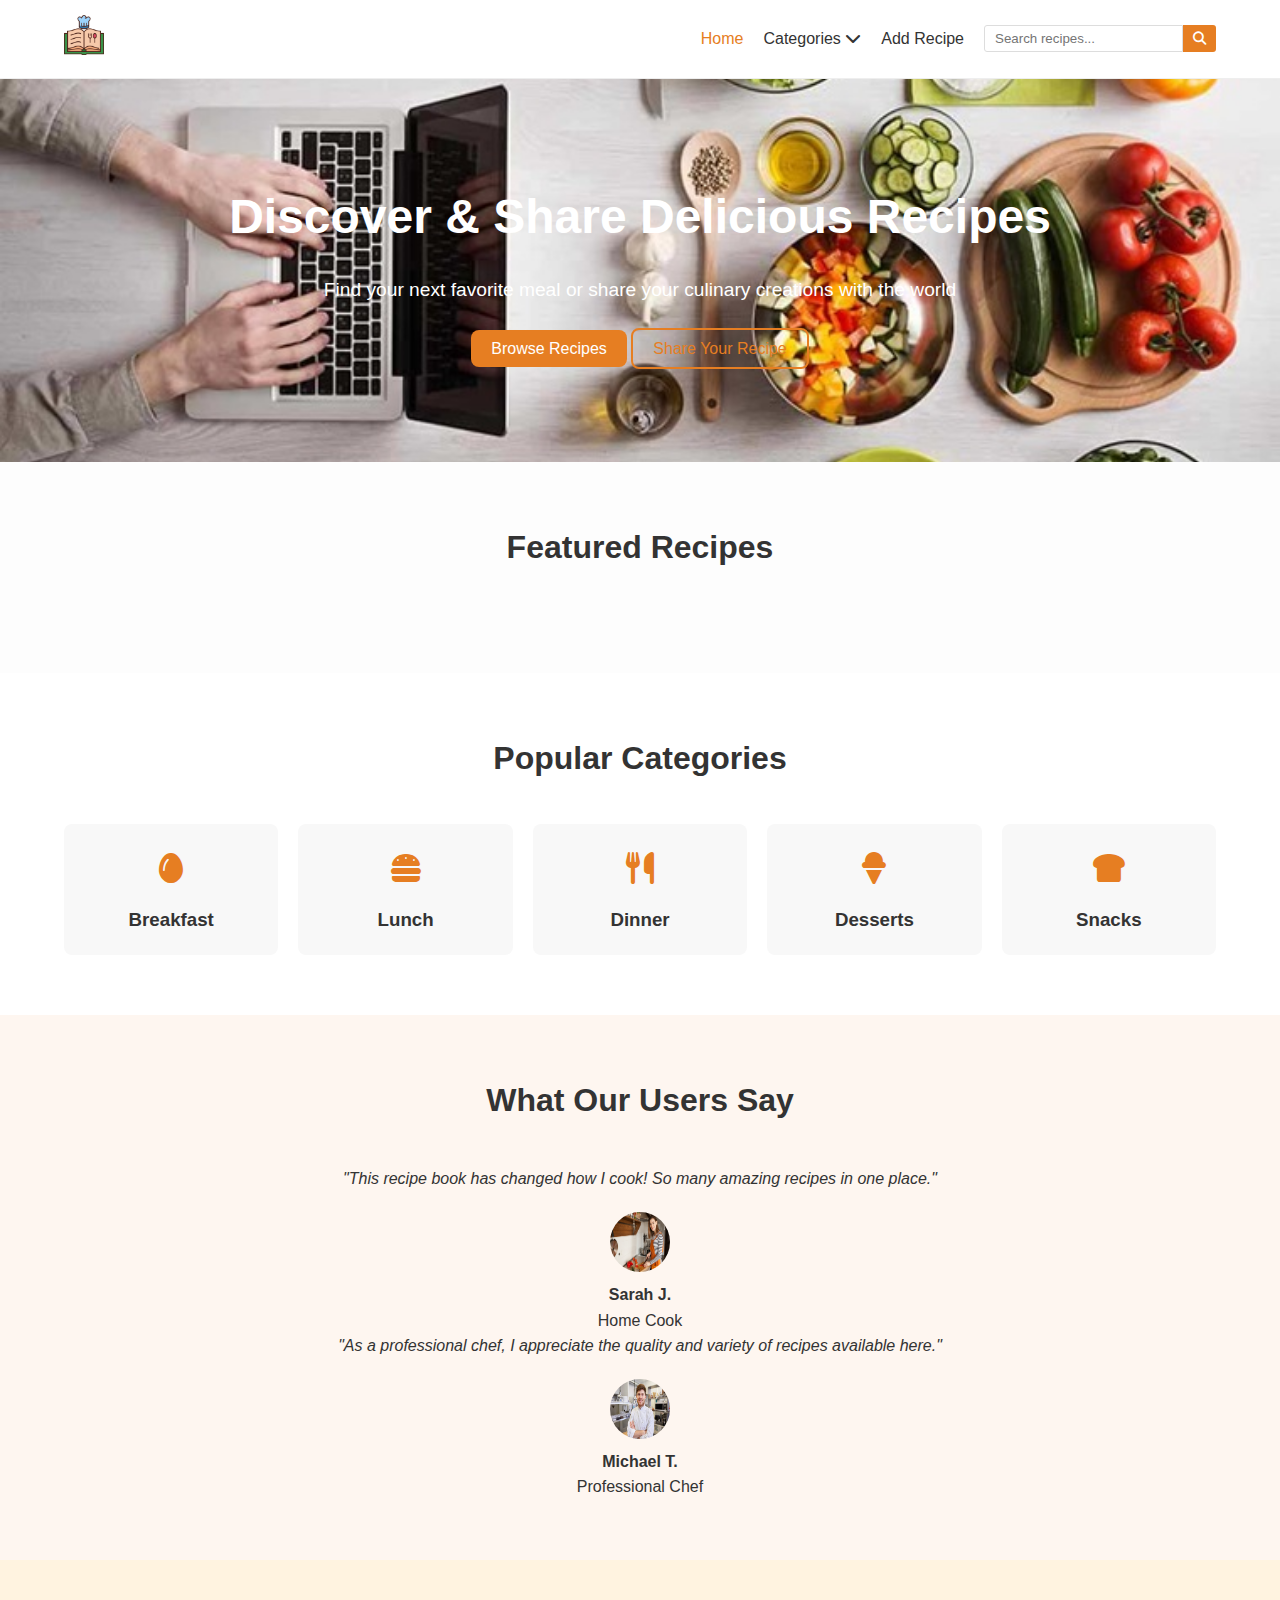
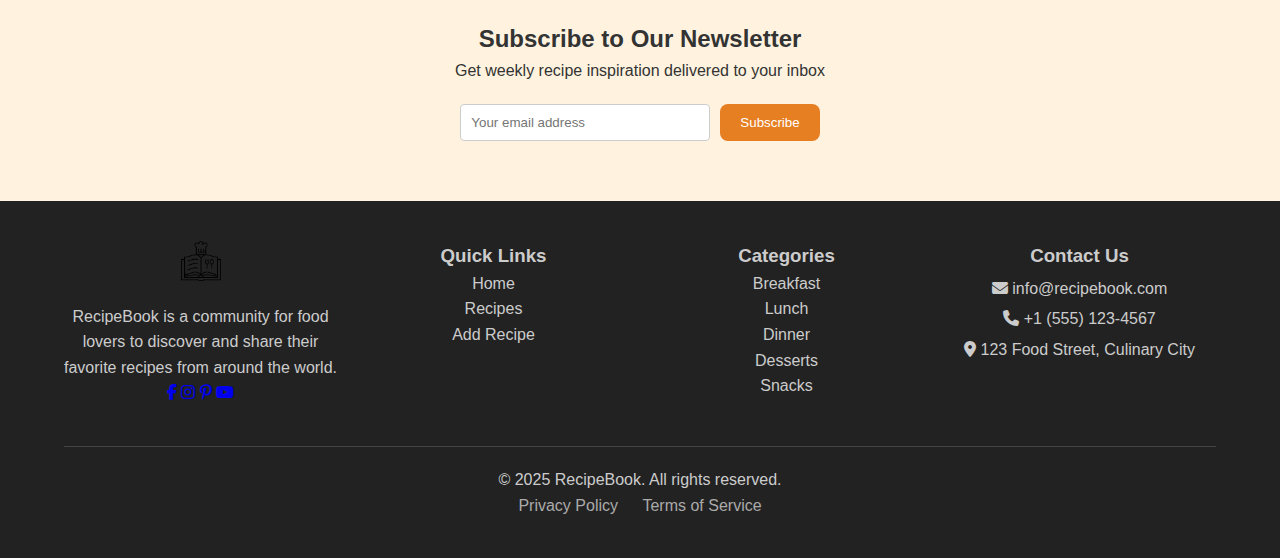
<file: index.html>
<!DOCTYPE html>
<html lang="en">
<head>
  <meta charset="UTF-8" />
  <meta name="viewport" content="width=device-width, initial-scale=1.0"/>
  <title>RecipeBook - Discover & Share Recipes</title>
  <link rel="icon" type="image/x-icon" href="./assets/images/favicon.ico.png">
  <link rel="stylesheet" href="https://cdnjs.cloudflare.com/ajax/libs/font-awesome/6.4.0/css/all.min.css"/>
  <link rel="stylesheet" href="css/style.css" />
  <link rel="stylesheet" href="css/responsive.css" />
</head>
<body>
  <!-- Header -->
  <header class="main-header">
    <div class="container">
      <div class="header-inner">
        <a href="index.html" class="logo">
          <img src="assets/images/logo.png" alt="RecipeBook Logo" />
        </a>

        <nav class="main-nav">
          <ul class="nav-list">
            <li class="active"><a href="index.html">Home</a></li>
            <li class="dropdown">
              <a href="#">Categories <i class="fas fa-chevron-down"></i></a>
              <ul class="dropdown-menu">
                <li><a href="category.html?category=Breakfast">Breakfast</a></li>
                <li><a href="category.html?category=Lunch">Lunch</a></li>
                <li><a href="category.html?category=Dinner">Dinner</a></li>
                <li><a href="category.html?category=Desserts">Desserts</a></li>
                <li><a href="category.html?category=Snacks">Snacks</a></li>
              </ul>
            </li>
            <li><a href="add-receipe.html">Add Recipe</a></li>
            <li class="search-box">
              <input type="text" id="searchInput" placeholder="Search recipes..." />
              <button id="searchBtn"><i class="fas fa-search"></i></button>
            </li>
          </ul>
        </nav>

        <div class="mobile-menu-btn">
          <i class="fas fa-bars"></i>
        </div>
      </div>
    </div>
  </header>

  <!-- Hero Section -->
  <section class="hero">
    <div class="container">
      <div class="hero-content">
        <h1>Discover & Share Delicious Recipes</h1>
        <p>Find your next favorite meal or share your culinary creations with the world</p>
        <div class="hero-buttons">
          <a href="category.html?category=Breakfast" class="btn btn-primary">Browse Recipes</a>
          <a href="add-receipe.html" class="btn btn-outline">Share Your Recipe</a>
        </div>
      </div>
    </div>
  </section>

  <!-- Featured Recipes -->
  <section class="featured-recipes">
    <div class="container">
      <h2 class="section-title">Featured Recipes</h2>
      <div class="recipes-grid" id="featuredRecipes">
        <!-- Dynamic recipes inserted here by JS -->
      </div>
    </div>
  </section>

  <!-- Categories -->
  <section class="categories">
    <div class="container">
      <h2 class="section-title">Popular Categories</h2>
      <div class="categories-grid">
        <a href="category.html?category=Breakfast" class="category-card">
          <div class="category-icon"><i class="fas fa-egg"></i></div>
          <h3>Breakfast</h3>
        </a>
        <a href="category.html?category=Lunch" class="category-card">
          <div class="category-icon"><i class="fas fa-hamburger"></i></div>
          <h3>Lunch</h3>
        </a>
        <a href="category.html?category=Dinner" class="category-card">
          <div class="category-icon"><i class="fas fa-utensils"></i></div>
          <h3>Dinner</h3>
        </a>
        <a href="category.html?category=Desserts" class="category-card">
          <div class="category-icon"><i class="fas fa-ice-cream"></i></div>
          <h3>Desserts</h3>
        </a>
        <a href="category.html?category=Snacks" class="category-card">
          <div class="category-icon"><i class="fas fa-bread-slice"></i></div>
          <h3>Snacks</h3>
        </a>
      </div>
    </div>
  </section>

  <!-- Testimonials -->
  <section class="testimonials">
    <div class="container">
      <h2 class="section-title">What Our Users Say</h2>
      <div class="testimonial-slider">
        <div class="testimonial">
          <div class="testimonial-content">
            <p>"This recipe book has changed how I cook! So many amazing recipes in one place."</p>
            <div class="testimonial-author">
              <img src="assets/images/user1.jpg" alt="Sarah J." />
              <h4>Sarah J.</h4>
              <span>Home Cook</span>
            </div>
          </div>
        </div>
        <div class="testimonial">
          <div class="testimonial-content">
            <p>"As a professional chef, I appreciate the quality and variety of recipes available here."</p>
            <div class="testimonial-author">
              <img src="assets/images/user2.jpg" alt="Michael T." />
              <h4>Michael T.</h4>
              <span>Professional Chef</span>
            </div>
          </div>
        </div>
      </div>
    </div>
  </section>

  <!-- Newsletter -->
  <section class="newsletter">
    <div class="container">
      <div class="newsletter-content">
        <h2>Subscribe to Our Newsletter</h2>
        <p>Get weekly recipe inspiration delivered to your inbox</p>
        <form class="newsletter-form">
          <input type="email" placeholder="Your email address" required />
          <button type="submit" class="btn btn-primary">Subscribe</button>
        </form>
      </div>
    </div>
  </section>

  <!-- Footer -->
  <footer class="main-footer">
    <div class="container">
      <div class="footer-grid">
        <div class="footer-about">
          <img src="assets/images/logo-white.png" alt="RecipeBook Logo" class="footer-logo" />
          <p>RecipeBook is a community for food lovers to discover and share their favorite recipes from around the world.</p>
          <div class="social-links">
            <a href="#"><i class="fab fa-facebook-f"></i></a>
            <a href="#"><i class="fab fa-instagram"></i></a>
            <a href="#"><i class="fab fa-pinterest-p"></i></a>
            <a href="#"><i class="fab fa-youtube"></i></a>
          </div>
        </div>

        <div class="footer-links">
          <h3>Quick Links</h3>
          <ul>
            <li><a href="index.html">Home</a></li>
            <li><a href="category.html">Recipes</a></li>
            <li><a href="add-receipe.html">Add Recipe</a></li>
          </ul>
        </div>

        <div class="footer-categories">
          <h3>Categories</h3>
          <ul>
            <li><a href="category.html?category=Breakfast">Breakfast</a></li>
            <li><a href="category.html?category=Lunch">Lunch</a></li>
            <li><a href="category.html?category=Dinner">Dinner</a></li>
            <li><a href="category.html?category=Desserts">Desserts</a></li>
            <li><a href="category.html?category=Snacks">Snacks</a></li>
          </ul>
        </div>

        <div class="footer-contact">
          <h3>Contact Us</h3>
          <p><i class="fas fa-envelope"></i> info@recipebook.com</p>
          <p><i class="fas fa-phone"></i> +1 (555) 123-4567</p>
          <p><i class="fas fa-map-marker-alt"></i> 123 Food Street, Culinary City</p>
        </div>
      </div>

      <div class="footer-bottom">
        <p>&copy; 2025 RecipeBook. All rights reserved.</p>
        <div class="footer-legal">
          <a href="privacy.html">Privacy Policy</a>
          <a href="terms.html">Terms of Service</a>
        </div>
      </div>
    </div>
  </footer>

  <!-- Scripts -->
  <script type="module" src="js/main.js"></script>
  <script type="module" src="js/category.js"></script>
</body>
</html>
</file>
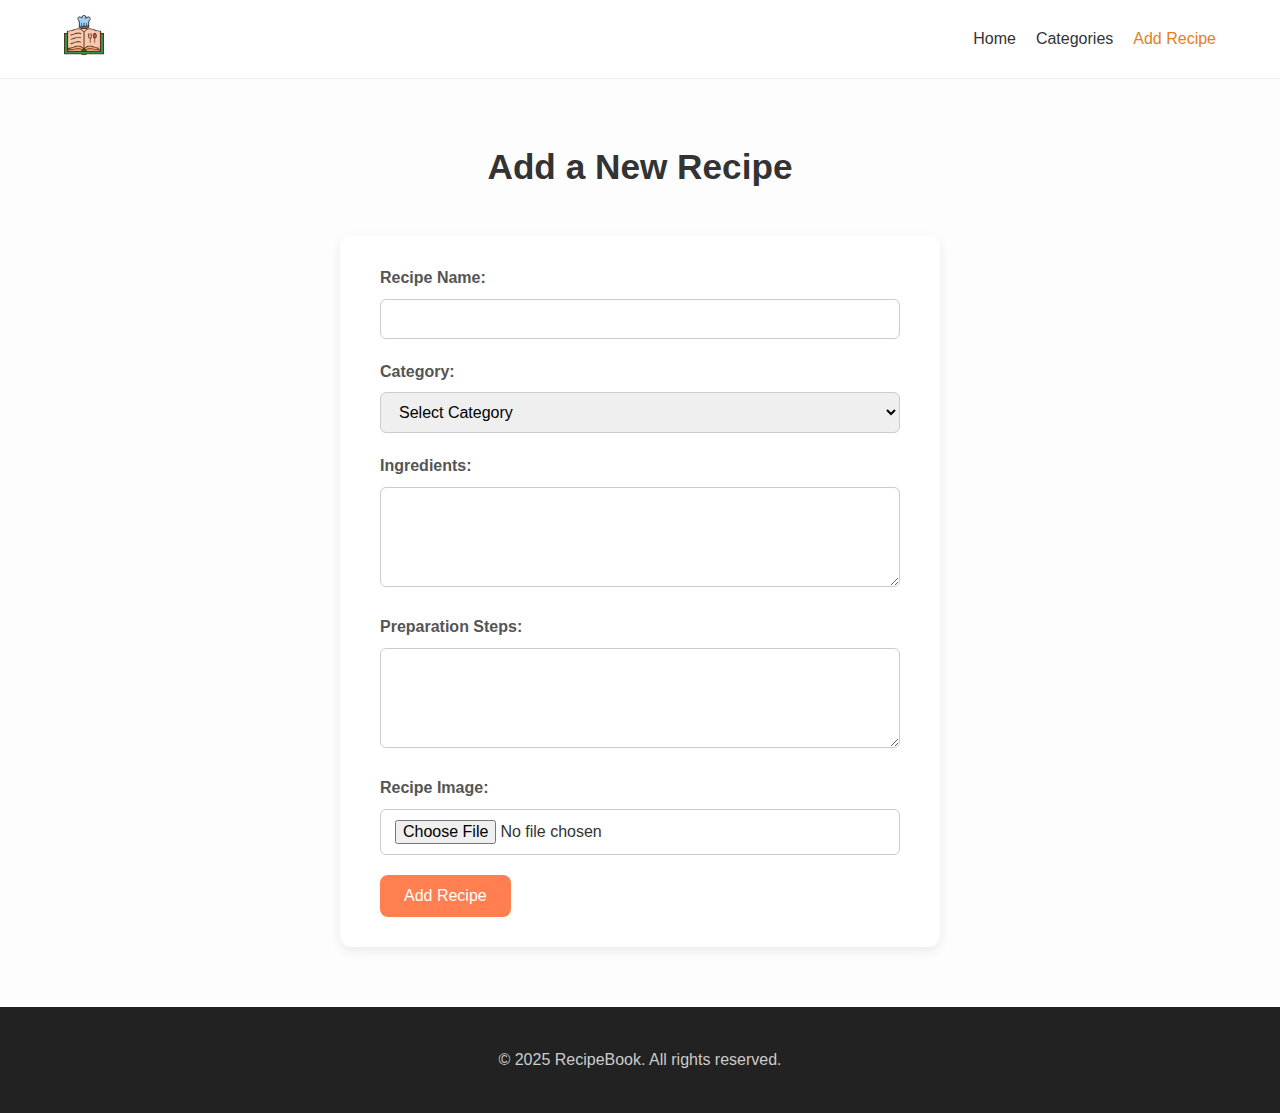
<file: add-receipe.html>
<!DOCTYPE html>
<html lang="en">
<head>
  <meta charset="UTF-8" />
  <meta name="viewport" content="width=device-width, initial-scale=1.0"/>
  <title>Add Recipe - RecipeBook</title>
  <link rel="stylesheet" href="css/style.css"/>
  <link rel="stylesheet" href="css/responsive.css"/>
</head>
<body>
  <!-- Header (can be reused) -->
  <header class="main-header">
    <div class="container">
      <div class="header-inner">
        <a href="index.html" class="logo">
          <img src="./assets/images/logo.png" alt="RecipeBook Logo">
        </a>
        <nav class="main-nav">
          <ul class="nav-list">
            <li><a href="index.html">Home</a></li>
            <li class="dropdown">
              <a href="#">Categories <i class="fas fa-chevron-down"></i></a>
              <ul class="dropdown-menu">
                <li><a href="recipes.html?category=Breakfast">Breakfast</a></li>
                <li><a href="recipes.html?category=Lunch">Lunch</a></li>
                <li><a href="recipes.html?category=Dinner">Dinner</a></li>
                <li><a href="recipes.html?category=Desserts">Desserts</a></li>
                <li><a href="recipes.html?category=Snacks">Snacks</a></li>
              </ul>
            </li>
            <li class="active"><a href="add-recipe.html">Add Recipe</a></li>
          </ul>
        </nav>
      </div>
    </div>
  </header>

  <!-- Add Recipe Form -->
  <section class="add-recipe-form">
    <div class="container">
      <h2>Add a New Recipe</h2>
      <form id="recipeForm">
        <div class="form-group">
          <label for="recipeName">Recipe Name:</label>
          <input type="text" id="recipeName" required />
        </div>

        <div class="form-group">
          <label for="category">Category:</label>
          <select id="category" required>
            <option value="">Select Category</option>
            <option value="Breakfast">Breakfast</option>
            <option value="Lunch">Lunch</option>
            <option value="Dinner">Dinner</option>
            <option value="Desserts">Desserts</option>
            <option value="Snacks">Snacks</option>
          </select>
        </div>

        <div class="form-group">
          <label for="ingredients">Ingredients:</label>
          <textarea id="ingredients" required></textarea>
        </div>

        <div class="form-group">
          <label for="steps">Preparation Steps:</label>
          <textarea id="steps" required></textarea>
        </div>

        <div class="form-group">
          <label for="image">Recipe Image:</label>
          <input type="file" id="image" accept="image/*" required />
        </div>

        <button type="submit" class="btn btn-primary">Add Recipe</button>
      </form>
    </div>
  </section>

  <!-- Footer (can be reused) -->
  <footer class="main-footer">
    <div class="container">
      <p>&copy; 2025 RecipeBook. All rights reserved.</p>
    </div>
  </footer>

  <script type="module" src="js/add-receip.js"></script>
</body>
</html>
</file>
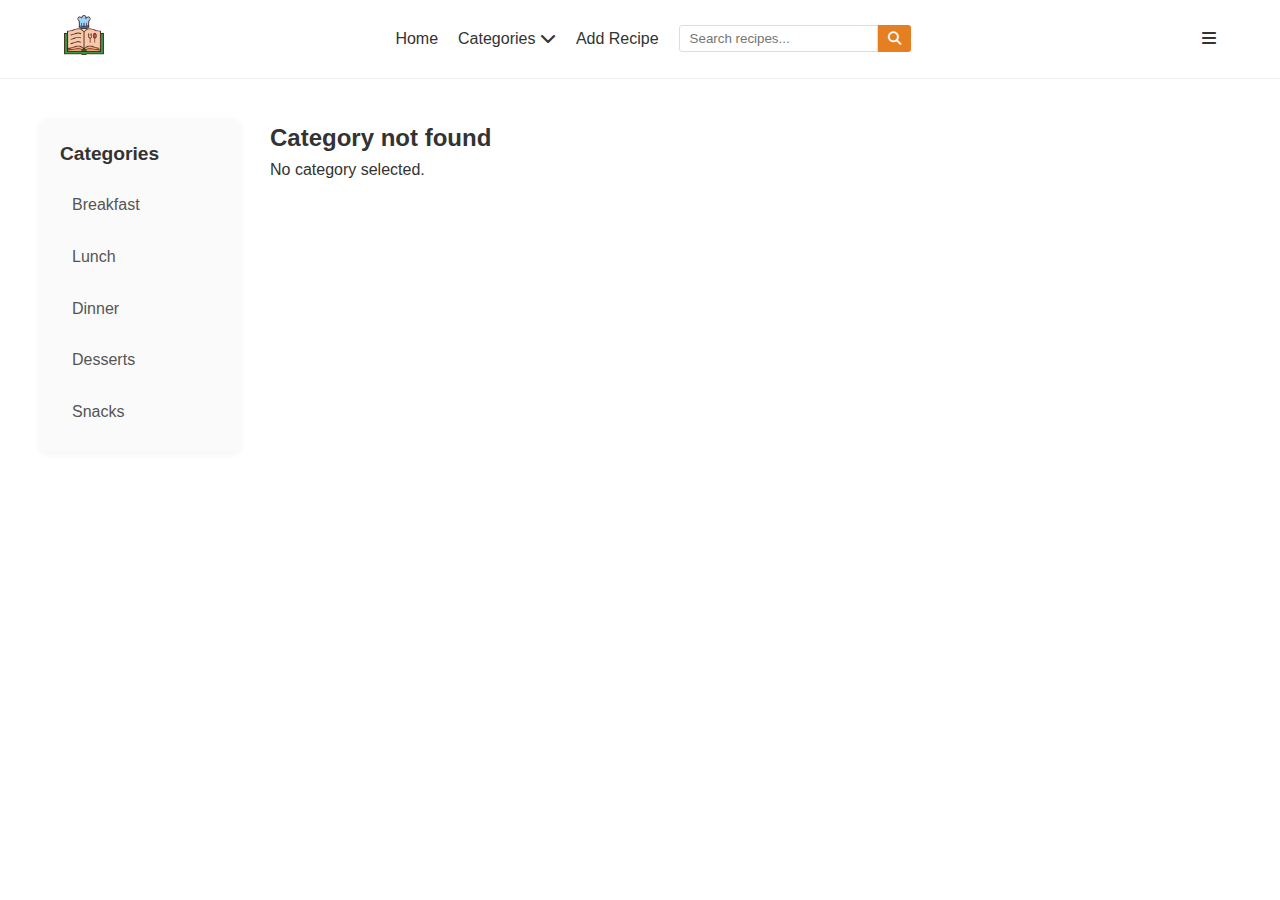
<file: category.html>
<!DOCTYPE html>
<html lang="en">
<head>
  <meta charset="UTF-8" />
  <meta name="viewport" content="width=device-width, initial-scale=1.0"/>
  <title>Category Recipes</title>

  <!-- Font Awesome for icons -->
  <link rel="stylesheet" href="https://cdnjs.cloudflare.com/ajax/libs/font-awesome/6.4.0/css/all.min.css" />

  <!-- Your custom CSS -->
  <link rel="stylesheet" href="css/style.css" />
</head>
<body>

  <!-- Header -->
  <header class="main-header">
    <div class="container">
      <div class="header-inner">
        <a href="index.html" class="logo">
          <img src="assets/images/logo.png" alt="RecipeBook Logo" />
        </a>

        <nav class="main-nav">
          <ul class="nav-list">
            <li><a href="index.html">Home</a></li>
            <li class="dropdown">
              <a href="#">Categories <i class="fas fa-chevron-down"></i></a>
              <ul class="dropdown-menu">
                <li><a href="category.html?category=Breakfast">Breakfast</a></li>
                <li><a href="category.html?category=Lunch">Lunch</a></li>
                <li><a href="category.html?category=Dinner">Dinner</a></li>
                <li><a href="category.html?category=Desserts">Desserts</a></li>
                <li><a href="category.html?category=Snacks">Snacks</a></li>
              </ul>
            </li>
            <li><a href="add-receipe.html">Add Recipe</a></li>
            <li class="search-box">
              <input type="text" id="searchInput" placeholder="Search recipes..." />
              <button id="searchBtn"><i class="fas fa-search"></i></button>
            </li>
          </ul>
        </nav>

        <div class="mobile-menu-btn">
          <i class="fas fa-bars"></i>
        </div>
      </div>
    </div>
  </header>

  <!-- Page Layout -->
  <div class="category-page-container">
    
    <!-- Side Navigation -->
    <aside class="side-nav">
      <h3>Categories</h3>
      <ul>
        <li><a href="category.html?category=Breakfast">Breakfast</a></li>
        <li><a href="category.html?category=Lunch">Lunch</a></li>
        <li><a href="category.html?category=Dinner">Dinner</a></li>
        <li><a href="category.html?category=Desserts">Desserts</a></li>
        <li><a href="category.html?category=Snacks">Snacks</a></li>
      </ul>
    </aside>

    <!-- Main Content -->
    <main class="category-content">
      <h2 id="category-title">Loading...</h2>
      <section class="recipes-grid" id="category-recipes">
        <!-- JS inserts recipe cards here -->
      </section>
    </main>
  </div>

  <!-- JavaScript -->
  <script src="js/category.js"></script>
</body>
</html>
</file>
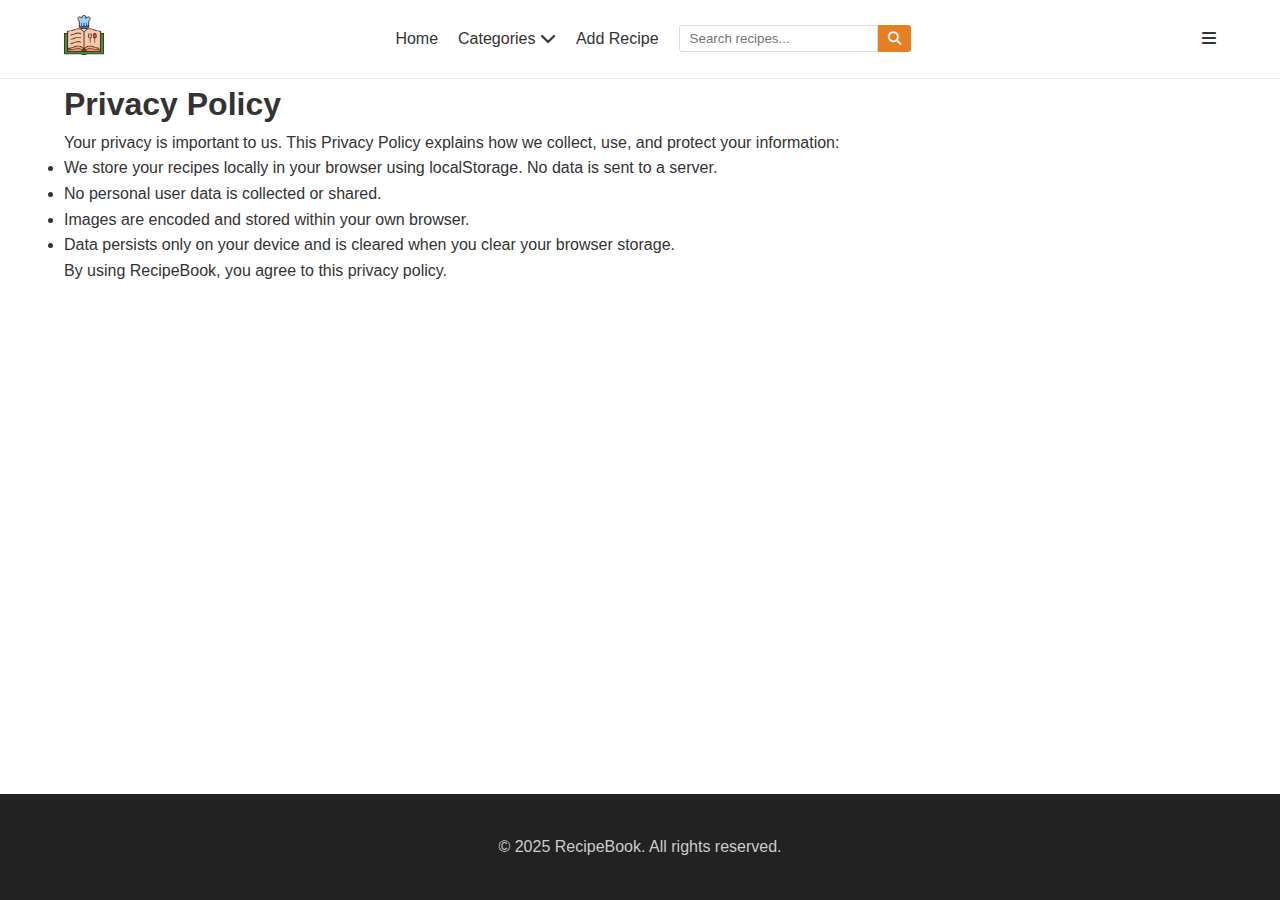
<file: privacy.html>
<!DOCTYPE html>
<html lang="en">
<head>
  <meta charset="UTF-8" />
  <meta name="viewport" content="width=device-width, initial-scale=1.0"/>
  <title>Privacy Policy - RecipeBook</title>
   <link rel="stylesheet" href="https://cdnjs.cloudflare.com/ajax/libs/font-awesome/6.4.0/css/all.min.css" />
  <link rel="stylesheet" href="css/style.css" />
</head>
<body>
  <header class="main-header">
    <!-- include your site header or nav here if needed --><div class="container">
      <div class="header-inner">
        <a href="index.html" class="logo">
          <img src="assets/images/logo.png" alt="RecipeBook Logo" />
        </a>

        <nav class="main-nav">
          <ul class="nav-list">
            <li><a href="index.html">Home</a></li>
            <li class="dropdown">
              <a href="#">Categories <i class="fas fa-chevron-down"></i></a>
              <ul class="dropdown-menu">
                <li><a href="category.html?category=Breakfast">Breakfast</a></li>
                <li><a href="category.html?category=Lunch">Lunch</a></li>
                <li><a href="category.html?category=Dinner">Dinner</a></li>
                <li><a href="category.html?category=Desserts">Desserts</a></li>
                <li><a href="category.html?category=Snacks">Snacks</a></li>
              </ul>
            </li>
            <li><a href="add-receipe.html">Add Recipe</a></li>
            <li class="search-box">
              <input type="text" id="searchInput" placeholder="Search recipes..." />
              <button id="searchBtn"><i class="fas fa-search"></i></button>
            </li>
          </ul>
        </nav>

        <div class="mobile-menu-btn">
          <i class="fas fa-bars"></i>
        </div>
      </div>
    </div>
  </header>

  <main class="container">
    <h1>Privacy Policy</h1>
    <p>Your privacy is important to us. This Privacy Policy explains how we collect, use, and protect your information:</p>
    <ul>
      <li>We store your recipes locally in your browser using localStorage. No data is sent to a server.</li>
      <li>No personal user data is collected or shared.</li>
      <li>Images are encoded and stored within your own browser.</li>
      <li>Data persists only on your device and is cleared when you clear your browser storage.</li>
    </ul>
    <p>By using RecipeBook, you agree to this privacy policy.</p>
  </main>

  <footer class="main-footer">
    <p>&copy; 2025 RecipeBook. All rights reserved.</p>
  </footer>
</body>
</html>
</file>
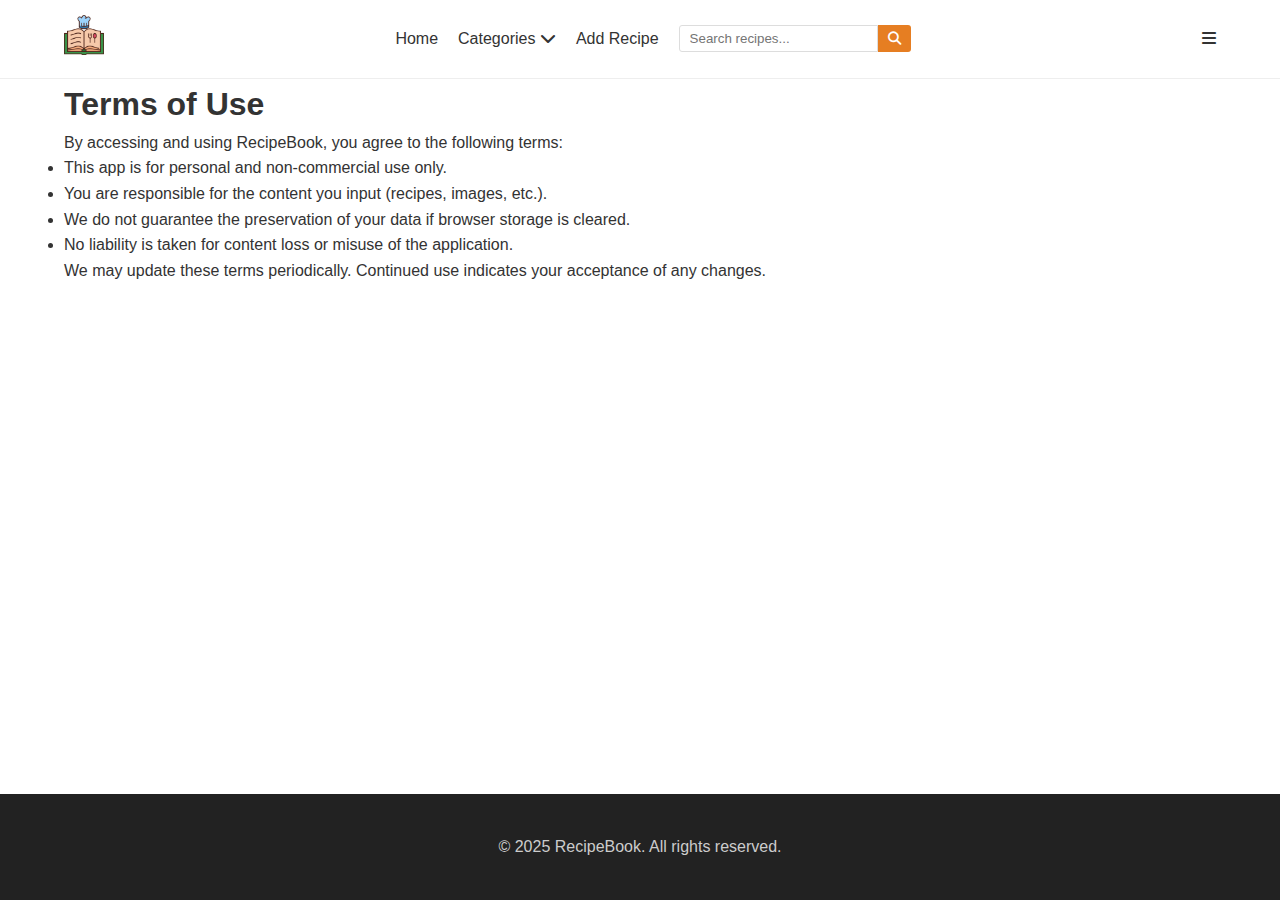
<file: terms.html>
<!DOCTYPE html>
<html lang="en">
<head>
  <meta charset="UTF-8" />
  <meta name="viewport" content="width=device-width, initial-scale=1.0"/>
  <title>Terms of Use - RecipeBook</title>
     <link rel="stylesheet" href="https://cdnjs.cloudflare.com/ajax/libs/font-awesome/6.4.0/css/all.min.css" />
    <link rel="stylesheet" href="css/style.css" />
</head>
<body>
  <header class="main-header">
    <!-- include your site header or nav here if needed -->
     <div class="container">
     <div class="header-inner">
        <a href="index.html" class="logo">
          <img src="assets/images/logo.png" alt="RecipeBook Logo" />
        </a>

        <nav class="main-nav">
          <ul class="nav-list">
            <li><a href="index.html">Home</a></li>
            <li class="dropdown">
              <a href="#">Categories <i class="fas fa-chevron-down"></i></a>
              <ul class="dropdown-menu">
                <li><a href="category.html?category=Breakfast">Breakfast</a></li>
                <li><a href="category.html?category=Lunch">Lunch</a></li>
                <li><a href="category.html?category=Dinner">Dinner</a></li>
                <li><a href="category.html?category=Desserts">Desserts</a></li>
                <li><a href="category.html?category=Snacks">Snacks</a></li>
              </ul>
            </li>
            <li><a href="add-receipe.html">Add Recipe</a></li>
            <li class="search-box">
              <input type="text" id="searchInput" placeholder="Search recipes..." />
              <button id="searchBtn"><i class="fas fa-search"></i></button>
            </li>
          </ul>
        </nav>

        <div class="mobile-menu-btn">
          <i class="fas fa-bars"></i>
        </div>
      </div>
    </div>
  </header>

  <main class="container">
    <h1>Terms of Use</h1>
    <p>By accessing and using RecipeBook, you agree to the following terms:</p>
    <ul>
      <li>This app is for personal and non-commercial use only.</li>
      <li>You are responsible for the content you input (recipes, images, etc.).</li>
      <li>We do not guarantee the preservation of your data if browser storage is cleared.</li>
      <li>No liability is taken for content loss or misuse of the application.</li>
    </ul>
    <p>We may update these terms periodically. Continued use indicates your acceptance of any changes.</p>
  </main>

  <footer class="main-footer">
    <p>&copy; 2025 RecipeBook. All rights reserved.</p>
  </footer>
</body>
</html>
</file>
<file: css/style.css>
/* =====================
   Root Variables
===================== */
:root {
  --primary-color: #e67e22;
  --secondary-color: #ff7043;
  --accent-color: #f0c040;
  --hover-color: #d35400;
  --text-dark: #333;
  --text-light: #fff;
  --bg-light: #fdfdfd;
  --shadow: 0 4px 12px rgba(0, 0, 0, 0.08);
  --radius: 8px;
}

/* =====================
   Base Styles
===================== */
* {
  box-sizing: border-box;
  margin: 0;
  padding: 0;
}

body {
  font-family: 'Segoe UI', Tahoma, Geneva, Verdana, sans-serif;
  line-height: 1.6;
  background-color: #fff;
  color: var(--text-dark);
}

html, body {
  height: 100%;
  display: flex;
  flex-direction: column;
}

body > main {
  flex: 1;
}

img {
  max-width: 100%;
  height: auto;
}

.container {
  width: 90%;
  max-width: 1200px;
  margin: auto;
}

.btn {
  padding: 10px 20px;
  text-decoration: none;
  border: none;
  cursor: pointer;
  border-radius: var(--radius);
  transition: background-color 0.3s, color 0.3s;
}

.btn:focus,
a:focus {
  outline: 2px dashed var(--primary-color);
  outline-offset: 4px;
}

.btn-primary {
  background-color: var(--primary-color);
  color: var(--text-light);
}

.btn-outline {
  background-color: transparent;
  color: var(--primary-color);
  border: 2px solid var(--primary-color);
}

.btn-primary:hover,
.btn-outline:hover {
  background-color: var(--hover-color);
  color: var(--text-light);
}

/* =====================
   Header
===================== */
.main-header {
  background-color: #fff;
  border-bottom: 1px solid #eee;
  padding: 15px 0;
  position: sticky;
  top: 0;
  z-index: 100;
}

.header-inner {
  display: flex;
  justify-content: space-between;
  align-items: center;
}

.logo img {
  height: 40px;
}

.main-nav .nav-list {
  display: flex;
  gap: 20px;
  list-style: none;
  align-items: center;
}

.main-nav a {
  text-decoration: none;
  color: var(--text-dark);
  font-weight: 500;
}

.nav-list li.active a,
.main-nav a:hover {
  color: var(--primary-color);
}

.nav-list li.dropdown {
  position: relative;
}

.dropdown-menu {
  display: none;
  position: absolute;
  top: 100%; /* ✅ Position directly below the parent */
  left: 0;   /* ✅ Align left edge with parent */
  background-color: #fff;
  box-shadow: 0 8px 16px rgba(0, 0, 0, 0.15);
  border-radius: 8px;
  min-width: 180px;
  padding: 10px 0;
  z-index: 1000;
  list-style: none;
  left: 50%;
  transform: translateX(-50%);
}

.nav-list li.dropdown:hover .dropdown-menu {
  display: block;
}

.dropdown-menu li {
  padding: 10px 20px;
  cursor: pointer;
}

.dropdown-menu li a {
  display: block;
  text-decoration: none;
  color: var(--text-dark);
}

.dropdown-menu li a:hover {
  background-color: #f5f5f5;
  color: var(--primary-color);
}

.search-box {
  display: flex;
  align-items: center;
}

.search-box input {
  padding: 5px 10px;
  border: 1px solid #ddd;
  border-radius: 3px 0 0 3px;
}

.search-box button {
  background-color: var(--primary-color);
  color: #fff;
  border: none;
  padding: 6px 10px;
  border-radius: 0 3px 3px 0;
}

/* =====================
   Hero
===================== */
.hero {
  background: url('../assets/images/hero-banner.jpg') no-repeat center center/cover;
  color: white;
  padding: 100px 0;
  text-align: center;
}

.hero-content h1 {
  font-size: 3rem;
  margin-bottom: 20px;
}

.hero-content p {
  font-size: 1.2rem;
  margin-bottom: 30px;
}

/* =====================
   Featured Recipes
===================== */
.featured-recipes {
  padding: 60px 0;
  background-color: var(--bg-light);
}

.section-title {
  font-size: 2rem;
  text-align: center;
  margin-bottom: 40px;
  color: var(--text-dark);
}

.recipes-grid {
  display: grid;
  grid-template-columns: repeat(auto-fit, minmax(260px, 1fr));
  gap: 20px;
}

.recipe-card {
  background: #fff;
  border-radius: 12px;
  box-shadow: var(--shadow);
  overflow: hidden;
  display: flex;
  flex-direction: column;
  transition: transform 0.3s ease, box-shadow 0.3s ease;
}

.recipe-card:hover {
  transform: translateY(-5px);
  box-shadow: 0 8px 24px rgba(0, 0, 0, 0.12);
}

.recipe-card img {
  width: 100%;
  height: 180px;
  object-fit: cover;
}

.recipe-info {
  padding: 16px;
  display: flex;
  flex-direction: column;
  gap: 8px;
  flex-grow: 1;
  align-items: center;
  text-align: center;
}

.recipe-info h3 {
  margin: 0;
  font-size: 1.2rem;
  color: #222;
  text-transform: capitalize;
}

.recipe-info p {
  margin: 0;
  color: #666;
  font-size: 0.95rem;
}

.view-btn {
  margin-top: auto;
  align-self: flex-start;
  padding: 8px 16px;
  background-color: #ff5e3a;
  color: white;
  text-decoration: none;
  border-radius: 6px;
  font-weight: bold;
  font-size: 0.9rem;
  transition: background-color 0.3s;
}

.view-btn:hover {
  background-color: #e14a28;
}

/* =====================
   Categories
===================== */
.categories {
  padding: 60px 0;
  background-color: #fff;
}

.categories-grid {
  display: flex;
  flex-wrap: wrap;
  justify-content: space-between;
  gap: 20px;
}

.category-card {
  background-color: #f8f8f8;
  padding: 20px;
  border-radius: var(--radius);
  text-align: center;
  text-decoration: none;
  color: var(--text-dark);
  flex: 1 1 calc(20% - 20px);
  transition: transform 0.3s ease;
}

.category-card:hover {
  transform: scale(1.05);
}

.category-icon {
  font-size: 2rem;
  color: var(--primary-color);
  margin-bottom: 10px;
}

/* =====================
   Testimonials
===================== */
.testimonials {
  background-color: #fef6f0;
  padding: 60px 0;
}

.testimonial {
  max-width: 700px;
  margin: auto;
  text-align: center;
}

.testimonial-content p {
  font-style: italic;
  margin-bottom: 20px;
}

.testimonial-author {
  display: flex;
  flex-direction: column;
  align-items: center;
}

.testimonial-author img {
  width: 60px;
  height: 60px;
  border-radius: 50%;
  margin-bottom: 10px;
}

/* =====================
   Newsletter
===================== */
.newsletter {
  background-color: #fff3e0;
  padding: 60px 0;
  text-align: center;
}

.newsletter-form {
  margin-top: 20px;
  display: flex;
  justify-content: center;
  gap: 10px;
}

.newsletter-form input[type="email"] {
  padding: 10px;
  border: 1px solid #ccc;
  border-radius: 4px;
  width: 250px;
}

/* =====================
   Footer
===================== */
.main-footer {
  background-color: #222;
  color: #ccc;
  padding: 40px 0;
  text-align: center;
}

.footer-grid {
  display: grid;
  grid-template-columns: repeat(auto-fit, minmax(220px, 1fr));
  gap: 20px;
}

.footer-logo {
  height: 40px;
  margin-bottom: 15px;
}

.footer-links ul,
.footer-categories ul {
  list-style: none;
}

.footer-links a,
.footer-categories a {
  color: #ccc;
  text-decoration: none;
}

.footer-links a:hover,
.footer-categories a:hover {
  color: #fff;
}

.footer-contact p {
  margin: 5px 0;
}

.footer-bottom {
  text-align: center;
  margin-top: 40px;
  border-top: 1px solid #444;
  padding-top: 20px;
}

.footer-legal a {
  margin: 0 10px;
  color: #aaa;
  text-decoration: none;
}

/* Keep the remaining section styles (Add Recipe, Recipe Details, Category Layout, etc.) as in your original file, with similar variable usage and transitions added */

/* Add Recipe Form Styles */
.add-recipe-form {
  padding: 60px 20px;
  background-color: #fdfdfd;
}

.add-recipe-form h2 {
  text-align: center;
  margin-bottom: 40px;
  font-size: 2.2rem;
  color: #333;
}

.add-recipe-form form {
  max-width: 600px;
  margin: 0 auto;
  background-color: #fff;
  padding: 30px 40px;
  border-radius: 12px;
  box-shadow: 0 4px 12px rgba(0, 0, 0, 0.08);
}

.add-recipe-form .form-group {
  margin-bottom: 20px;
}

.add-recipe-form label {
  display: block;
  margin-bottom: 8px;
  font-weight: 600;
  color: #555;
}

.add-recipe-form input[type="text"],
.add-recipe-form select,
.add-recipe-form textarea,
.add-recipe-form input[type="file"] {
  width: 100%;
  padding: 10px 14px;
  font-size: 1rem;
  border: 1px solid #ccc;
  border-radius: 6px;
  transition: border-color 0.3s ease;
}

.add-recipe-form input[type="text"]:focus,
.add-recipe-form select:focus,
.add-recipe-form textarea:focus {
  border-color: #ff7f50;
  outline: none;
}

.add-recipe-form textarea {
  min-height: 100px;
  resize: vertical;
}

.add-recipe-form .btn {
  display: inline-block;
  background-color: #ff7f50;
  color: #fff;
  border: none;
  padding: 12px 24px;
  font-size: 1rem;
  border-radius: 8px;
  cursor: pointer;
  transition: background-color 0.3s ease;
}

.add-recipe-form .btn:hover {
  background-color: #e56438;
}
/* Container layout with side nav and content */
.category-page-container {
  display: flex;
  gap: 30px;
  padding: 40px;
}

/* Side navigation menu */
.side-nav {
  flex: 0 0 200px;
  background: #fafafa;
  border-radius: 8px;
  padding: 20px;
  box-shadow: 0 2px 8px rgba(0, 0, 0, 0.05);
}

.side-nav h3 {
  margin-bottom: 15px;
  font-size: 1.2rem;
  color: #333;
}

.side-nav ul {
  list-style: none;
  padding: 0;
}

.side-nav ul li + li {
  margin-top: 10px;
}

.side-nav a {
  color: #555;
  text-decoration: none;
  display: block;
  padding: 8px 12px;
  border-radius: 4px;
  transition: background 0.3s, color 0.3s;
}

.side-nav a:hover,
.side-nav a.active {
  background: #ff7043;
  color: #fff;
}

/* Recipes grid */
.category-content {
  flex: 1;
}

.recipes-grid {
  display: grid;
  grid-template-columns: repeat(auto-fill, minmax(260px, 1fr));
  gap: 25px;
}

/* Recipe card */
.recipe-card {
  background: #fff;
  border-radius: 8px;
  overflow: hidden;
  box-shadow: 0 4px 16px rgba(0, 0, 0, 0.05);
  display: flex;
  flex-direction: column;
  transition: transform 0.3s, box-shadow 0.3s;
}

.recipe-card:hover {
  transform: translateY(-5px);
  box-shadow: 0 8px 24px rgba(0, 0, 0, 0.1);
}

.recipe-card img {
  width: 100%;
  height: 160px;
  object-fit: cover;
}

.recipe-card h3 {
  font-size: 1.2rem;
  margin: 15px;
  color: #333;
  flex-grow: 1;
}

.recipe-card .btn {
  margin: 0 15px 15px;
  padding: 8px 16px;
  text-decoration: none;
  text-align: center;
  border-radius: 4px;
  background: #ff7043;
  color: #fff;
  transition: background 0.3s;
}

.recipe-card .btn:hover {
  background: #e65a25;
}

/* ========== Recipe Details Page ========== */

#recipe-details {
  max-width: 800px;
  margin: 60px auto;
  padding: 30px;
  background: #ffffff;
  box-shadow: 0 10px 30px rgba(0, 0, 0, 0.08);
  border-radius: 16px;
  font-family: 'Segoe UI', sans-serif;
  animation: fadeIn 0.6s ease-in-out;
}

#recipe-details h2 {
  font-size: 2.2rem;
  color: #333;
  margin-bottom: 20px;
  text-align: center;
}

#recipe-details img {
  width: 100%;
  border-radius: 12px;
  margin-bottom: 25px;
  box-shadow: 0 5px 20px rgba(0, 0, 0, 0.1);
}

#recipe-details h3 {
  margin-top: 25px;
  font-size: 1.5rem;
  color: #444;
  border-bottom: 2px solid #f0c040;
  padding-bottom: 8px;
}

#recipe-details p {
  font-size: 1rem;
  line-height: 1.7;
  color: #555;
  margin-top: 10px;
  white-space: pre-wrap;
}

#recipe-details .btn {
  display: inline-block;
  margin: 25px 10px 0 0;
  padding: 12px 24px;
  background: #f0c040;
  color: #fff;
  border-radius: 25px;
  text-decoration: none;
  font-weight: 600;
  transition: background 0.3s ease;
}

#recipe-details .btn:hover {
  background: #e0a800;
}

/* Simple fade-in animation */
@keyframes fadeIn {
  from {
    opacity: 0;
    transform: translateY(40px);
  }
  to {
    opacity: 1;
    transform: translateY(0);
  }
}

/* Responsive */
@media (max-width: 600px) {
  #recipe-details {
    padding: 20px;
    margin: 30px 15px;
  }

  #recipe-details h2 {
    font-size: 1.8rem;
  }

  #recipe-details h3 {
    font-size: 1.3rem;
  }

  #recipe-details .btn {
    width: 100%;
    text-align: center;
  }
}
</file>
<file: css/responsive.css>
/* -------------------------------
   Medium Screens (<=1024px)
-------------------------------- */
@media (max-width: 1024px) {
  .header-inner,
  .hero-content,
  .recipes-grid,
  .categories-grid,
  .footer-grid {
    flex-direction: column;
    text-align: center;
  }

  .nav-list {
    flex-direction: column;
    align-items: center;
  }

  .nav-list li {
    margin: 10px 0;
  }

  .hero-buttons {
    flex-direction: column;
  }

  .hero-buttons a {
    margin: 10px 0;
  }

  .recipes-grid,
  .categories-grid {
    grid-template-columns: repeat(2, 1fr);
  }
}

/* -------------------------------
   Small Screens (<=768px)
-------------------------------- */
@media (max-width: 768px) {
  /* Grid Adjustments */
  .recipes-grid,
  .categories-grid {
    grid-template-columns: 1fr;
  }

  /* Testimonials */
  .testimonial-slider {
    flex-direction: column;
  }

  /* Newsletter Form */
  .newsletter-form {
    flex-direction: column;
    gap: 10px;
  }

  .newsletter-form input[type="email"] {
    width: 100%;
  }

  /* Add Recipe Form */
  .add-recipe-form form {
    padding: 20px;
  }

  .add-recipe-form h2 {
    font-size: 1.6rem;
  }

  /* Mobile Menu Button */
  .mobile-menu-btn {
    display: block;
    font-size: 1.5rem;
    cursor: pointer;
    color: #333;
  }

  /* Hide Main Nav by Default */
  .main-nav {
    display: none;
    flex-direction: column;
    background: #fff;
    position: absolute;
    top: 100%;
    left: 0;
    right: 0;
    padding: 20px;
    box-shadow: 0 8px 16px rgba(0, 0, 0, 0.1);
    z-index: 999;
  }

  /* Show Main Nav When Active */
  .main-nav.active {
    display: flex;
  }

  .nav-list {
    flex-direction: column;
    align-items: flex-start;
    gap: 10px;
  }

  .nav-list li {
    width: 100%;
  }

  .search-box {
    width: 100%;
    margin-top: 10px;
  }

  .search-box input {
    width: 80%;
  }

  .search-box button {
    width: 20%;
  }

  /* Hero Section */
  .hero-content h1 {
    font-size: 2rem;
  }

  .hero-content p {
    font-size: 1rem;
  }

  .hero-buttons {
    align-items: center;
  }

  /* Footer layout stacking */
  .footer-grid {
    grid-template-columns: 1fr;
    gap: 30px;
  }
}

/* -------------------------------
   Larger Screens (>=769px)
-------------------------------- */
@media (min-width: 769px) {
  .mobile-menu-btn {
    display: none;
  }

  .main-nav {
    display: flex !important;
  }
}
</file>
